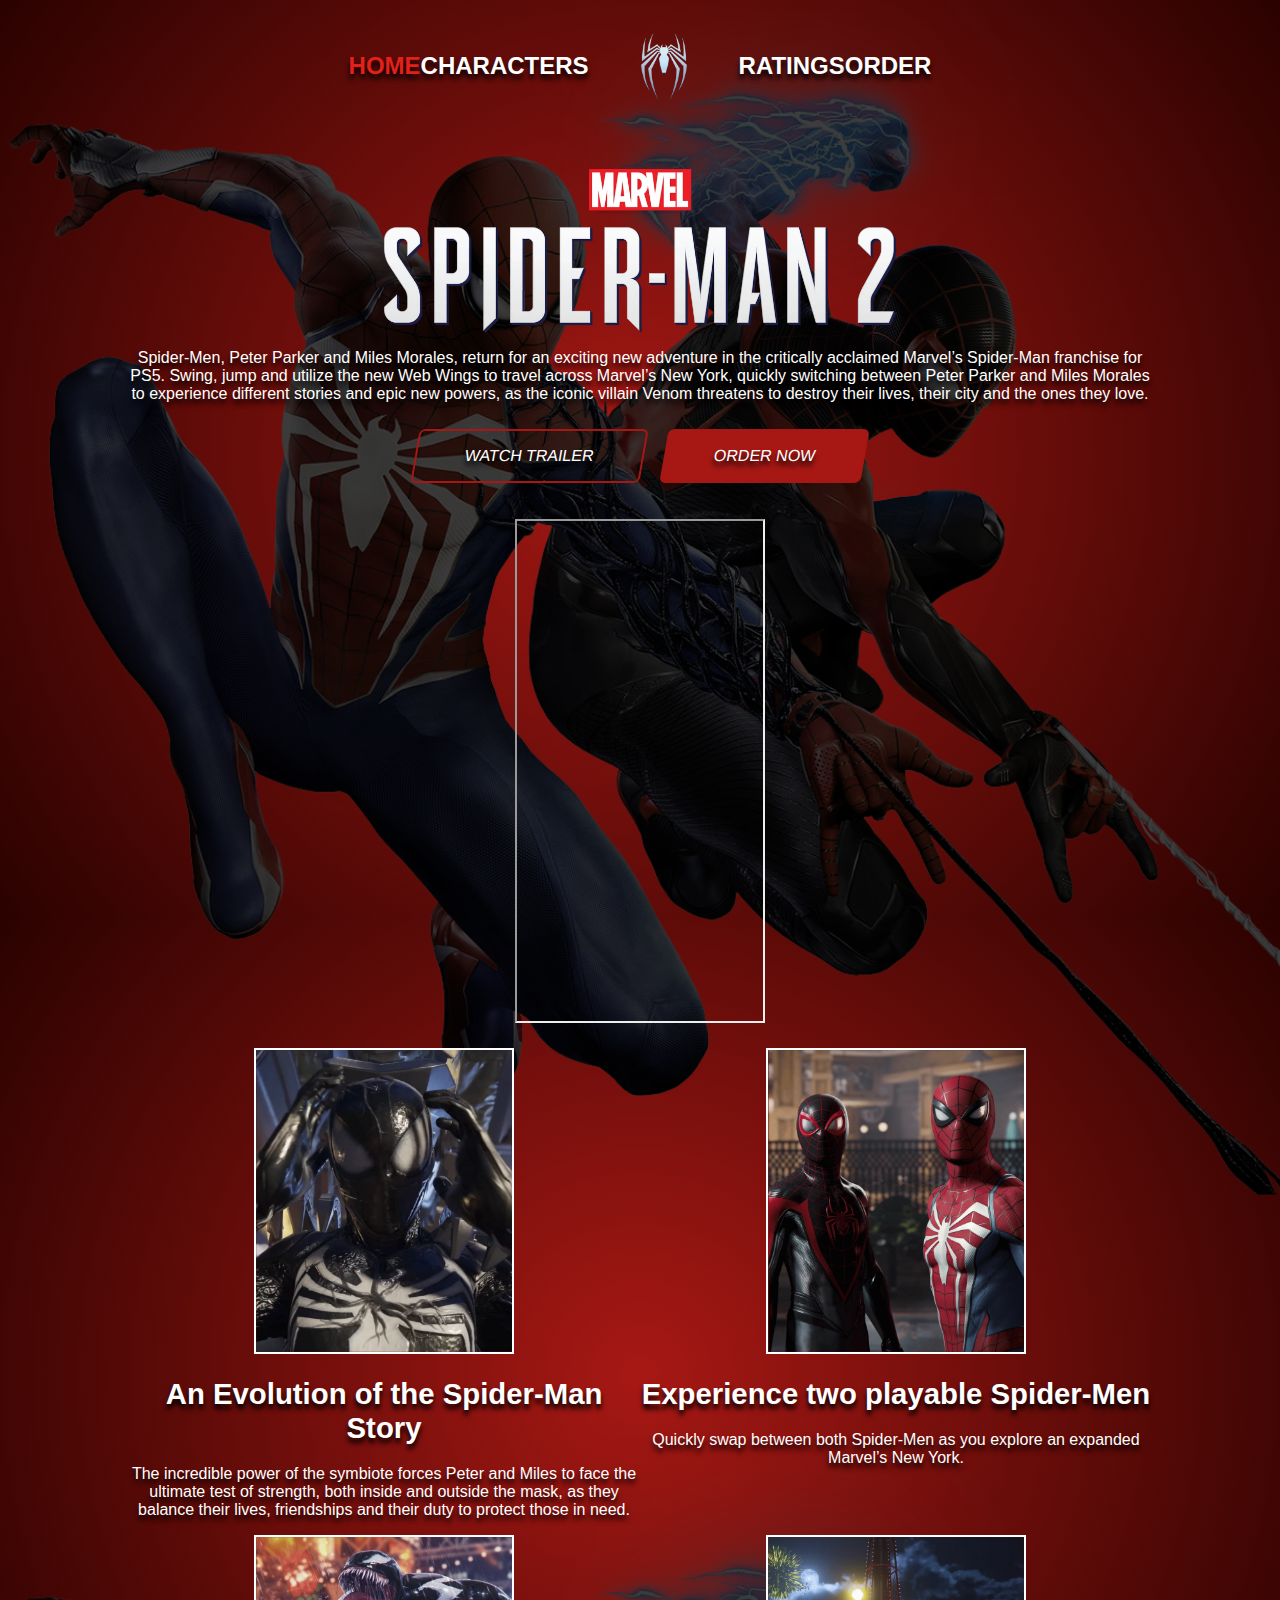
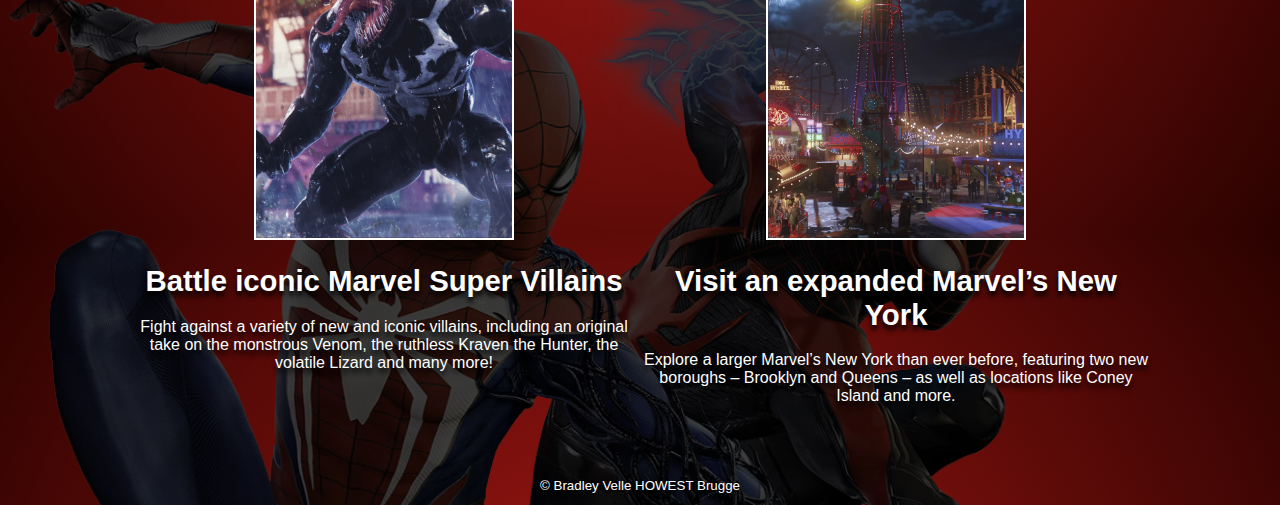
<file: index.html>
<!DOCTYPE html>
<html lang="en">

<head>
	<meta charset="UTF-8">
	<meta name="viewport" content="width=device-width, initial-scale=1.0">
	<link rel="stylesheet" href="css/mainstyle.css">
	<link rel="shortcut icon" href="images/spider.png" type="image/x-icon">
	<title>Marvel's Spider-Man 2</title>
</head>

<body>
	<header>
		<nav>
			<ul>
				<li><a class="active anims" href="#">HOME</a></li>
				<li><a class="anims" href="pages/characters.html">CHARACTERS</a></li>
				<li><img src="images/spider.png" alt="spider logo"></li>
				<li><a class="anims" href="pages/ratings.html">RATINGS</a></li>
				<li><a class="anims" href="pages/order.html">ORDER</a></li>
			</ul>
		</nav>
	</header>

	<main>
		<div class="game-info">
			<img src="images/msm2-logo.webp" alt="logo">
			<p>Spider-Men, Peter Parker and Miles Morales, return for an exciting new adventure in the critically
				acclaimed Marvel’s
				Spider-Man franchise for PS5.
				Swing, jump and utilize the new Web Wings to travel across Marvel’s New York, quickly switching between
				Peter Parker and
				Miles Morales to experience different stories and epic new powers, as the iconic villain Venom threatens
				to destroy
				their lives, their city and the ones they love.</p>
			<div>
				<a href="https://www.youtube.com/embed/9fVYKsEmuRo" class="button anims">WATCH TRAILER</a>
				<a href="pages/order.html" class="button anims" style="background-color: rgb(167, 24, 20);">ORDER
					NOW</a>
			</div>
		</div>

		<div class="trailer">
			<iframe src="https://www.youtube.com/embed/9fVYKsEmuRo?autoplay=1&mute=1" allow="autoplay">
			</iframe>
		</div>

		<div class="game-features">
			<div>
				<img src="images/game-features/1.webp" alt="game-feature 1">
				<h1>An Evolution of the Spider-Man Story</h1>
				<p>The incredible power of the symbiote forces Peter and Miles to face the ultimate test of strength,
					both
					inside and
					outside the mask, as they balance their lives, friendships and their duty to protect those in need.
				</p>
			</div>
			<div>
				<img src="images/game-features/2.webp" alt="game-feature 2">
				<h1>Experience two playable Spider-Men
				</h1>
				<p>Quickly swap between both Spider-Men as you explore an expanded Marvel’s New York.
				</p>
			</div>
			<div>
				<img src="images/game-features/3.webp" alt="game-feature 3">
				<h1>Battle iconic Marvel Super Villains
				</h1>
				<p>Fight against a variety of new and iconic villains, including an original take on the monstrous
					Venom, the ruthless
					Kraven the Hunter, the volatile Lizard and many more!
				</p>
			</div>
			<div>
				<img src="images/game-features/4.webp" alt="game-feature 4">
				<h1>Visit an expanded Marvel’s New York
				</h1>
				<p>Explore a larger Marvel’s New York than ever before, featuring two new boroughs – Brooklyn and Queens
					– as well as
					locations like Coney Island and more.
				</p>
			</div>
		</div>
	</main>

	<footer>
		<small>&copy; Bradley Velle HOWEST Brugge</small>
	</footer>
</body>

</html>
</file>
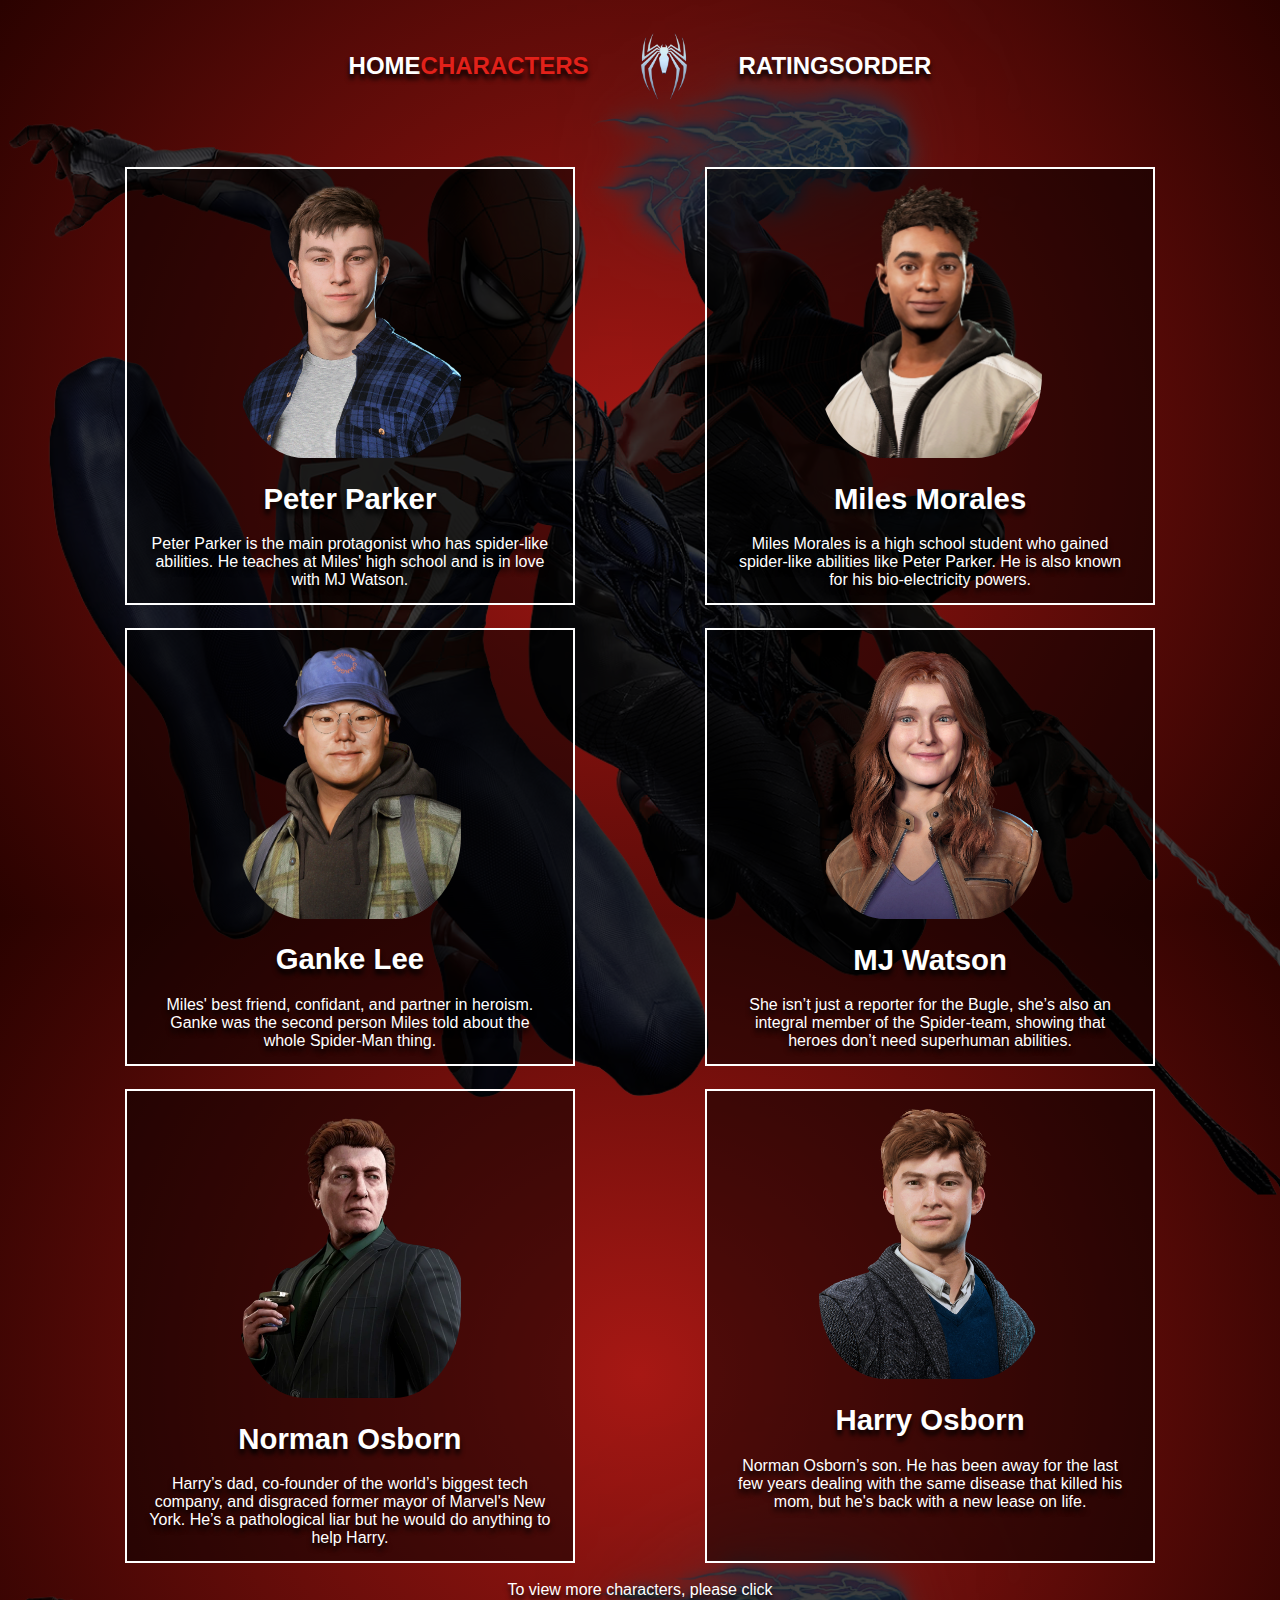
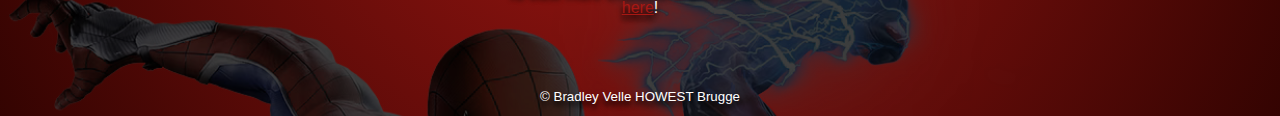
<file: pages/characters.html>
<!DOCTYPE html>
<html lang="en">

<head>
    <meta charset="UTF-8">
    <meta name="viewport" content="width=device-width, initial-scale=1.0">
    <link rel="stylesheet" href="../css/mainstyle.css">
    <link rel="stylesheet" href="../css/charactersstyle.css">
    <link rel="icon" href="../images/spider.png">
    <title>Marvel's Spider-Man 2</title>
</head>

<body>
    <header>
        <nav>
            <ul>
                <li><a class="anims" href="../index.html">HOME</a></li>
                <li><a class="active anims" href="#">CHARACTERS</a></li>
                <li><img src="../images/spider.png" alt="spider logo"></li>
                <li><a class="anims" href="../pages/ratings.html">RATINGS</a></li>
                <li><a class="anims" href="../pages/order.html">ORDER</a></li>
            </ul>
        </nav>
    </header>

    <main>
        <div class="characters">
            <div class="character">
                <img src="../images/characters/peter-parker.webp" alt="Peter Parker">
                <h1>Peter Parker</h1>
                <p>Peter Parker is the main protagonist who has spider-like abilities. He teaches at Miles' high school
                    and is in love with MJ Watson.</p>
            </div>
            <div class="character">
                <img src="../images/characters/miles-morales.webp" alt="Peter Parker">
                <h1>Miles Morales</h1>
                <p>Miles Morales is a high school student who gained spider-like abilities like Peter Parker. He is
                    also known for his bio-electricity powers.</p>
            </div>
            <div class="character">
                <img src="../images/characters/ganke-lee.webp" alt="Peter Parker">
                <h1>Ganke Lee</h1>
                <p>Miles' best friend, confidant, and partner in heroism. Ganke was the second person Miles told about
                    the whole Spider-Man thing.</p>
            </div>
            <div class="character">
                <img src="../images/characters/mj-watson.webp" alt="Peter Parker">
                <h1>MJ Watson</h1>
                <p>She isn’t just a reporter for the Bugle, she’s also an integral member of the Spider-team, showing
                    that heroes don’t need superhuman abilities.</p>
            </div>
            <div class="character">
                <img src="../images/characters/norman-osborn.webp" alt="Peter Parker">
                <h1>Norman Osborn</h1>
                <p>Harry’s dad, co-founder of the world’s biggest tech company, and disgraced former mayor of Marvel's
                    New York. He’s a pathological liar but he would do anything to help Harry.</p>
            </div>
            <div class="character">
                <img src="../images/characters/harry-osborn.webp" alt="Peter Parker">
                <h1>Harry Osborn</h1>
                <p>Norman Osborn’s son. He has been away for the last few years dealing with the same disease that
                    killed his mom, but he's back with a new lease on life.</p>
            </div>
        </div>
        <div class="more-info">
            <p>To view more characters, please click <a
                    href="https://marvels-spider-man.fandom.com/wiki/Category:Characters_in_Marvel%27s_Spider-Man_2">here</a>!
            </p>
        </div>
    </main>

    <footer>
        <small>&copy; Bradley Velle HOWEST Brugge</small>
    </footer>
</body>

</html>
</file>
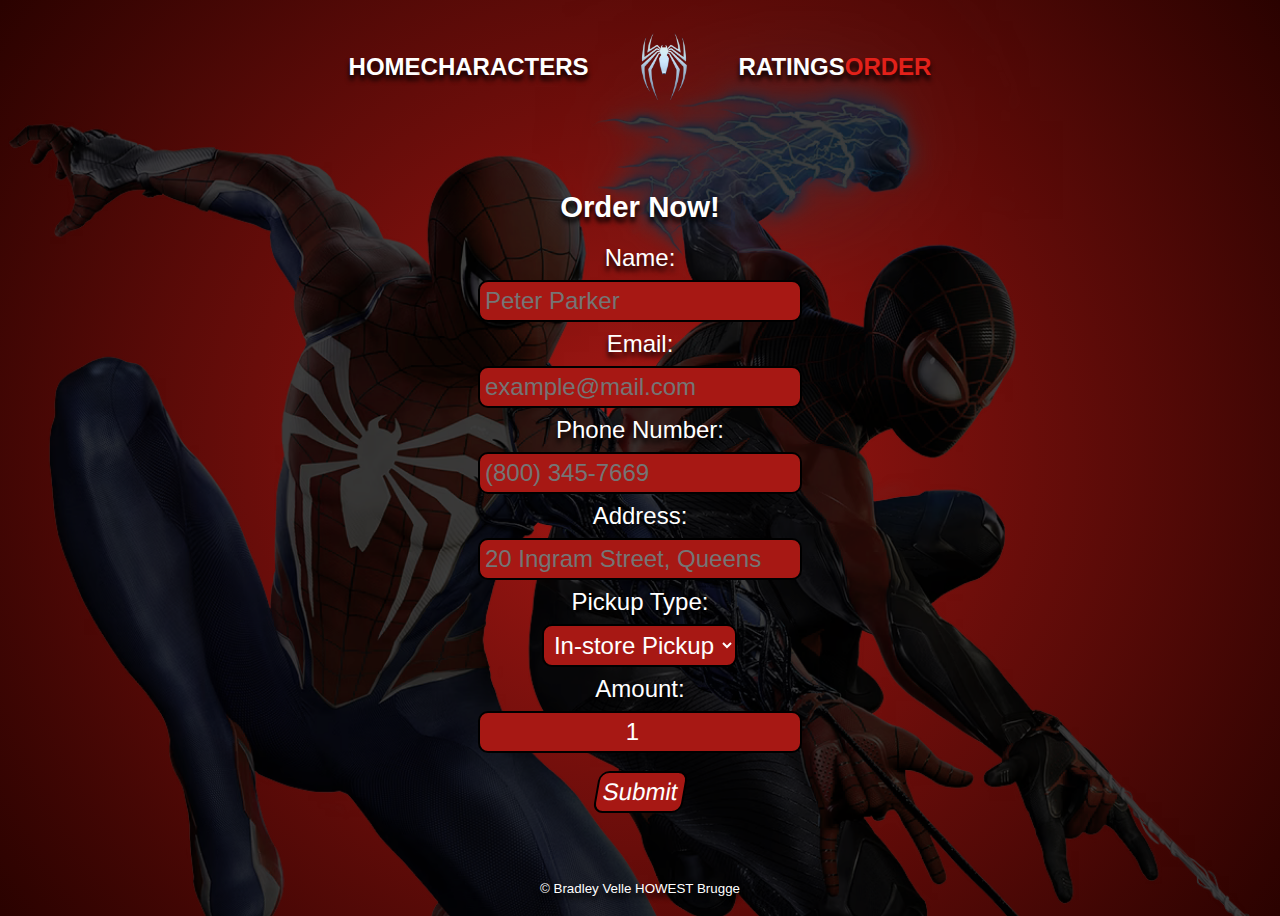
<file: pages/order.html>
<!DOCTYPE html>
<html lang="en">

<head>
    <meta charset="UTF-8">
    <meta name="viewport" content="width=device-width, initial-scale=1.0">
    <link rel="stylesheet" href="../css/mainstyle.css">
    <link rel="stylesheet" href="../css/orderstyle.css">
    <link rel="icon" href="../images/spider.png">
    <title>Marvel's Spider-Man 2</title>
</head>

<body>
    <header>
        <nav>
            <ul>
                <li><a class="anims" href="../index.html">HOME</a></li>
                <li><a class="anims" href="../pages/characters.html">CHARACTERS</a></li>
                <li>
                    <img src="../images/spider.png" alt="spider logo">
                </li>
                <li><a class="anims" href="../pages/ratings.html">RATINGS</a></li>
                <li><a class="active anims" href="#">ORDER</a></li>
            </ul>
        </nav>
    </header>

    <main>
        <h1>Order Now!</h1>
        <form class="order-form" method="post" action="https://jkorpela.fi/cgi-bin/echo.cgi"
            enctype="application/x-www-form-urlencoded" autocomplete="on" name="order">
            <label for="name">Name:</label>
            <input type="text" id="name" name="name" placeholder="Peter Parker" required>

            <label for="email">Email:</label>
            <input type="email" id="email" name="email" placeholder="example@mail.com" required>

            <label for="phone">Phone Number:</label>
            <input type="tel" id="phone" name="phone" placeholder="(800) 345-7669">

            <label for="address">Address:</label>
            <input type="text" id="address" name="address" placeholder="20 Ingram Street, Queens" required>

            <label for="pickup">Pickup Type:</label>
            <select id="pickup" name="pickup">
                <option value="instore">In-store Pickup</option>
                <option value="delivery">Delivery</option>
            </select>

            <label for="packages">Amount:</label>
            <input type="number" id="packages" name="packages" value="1" min='1' required>

            <button class="button" type="submit">Submit</button>
        </form>
    </main>

    <footer>
        <small>&copy; Bradley Velle HOWEST Brugge</small>
    </footer>
</body>

</html>
</file>
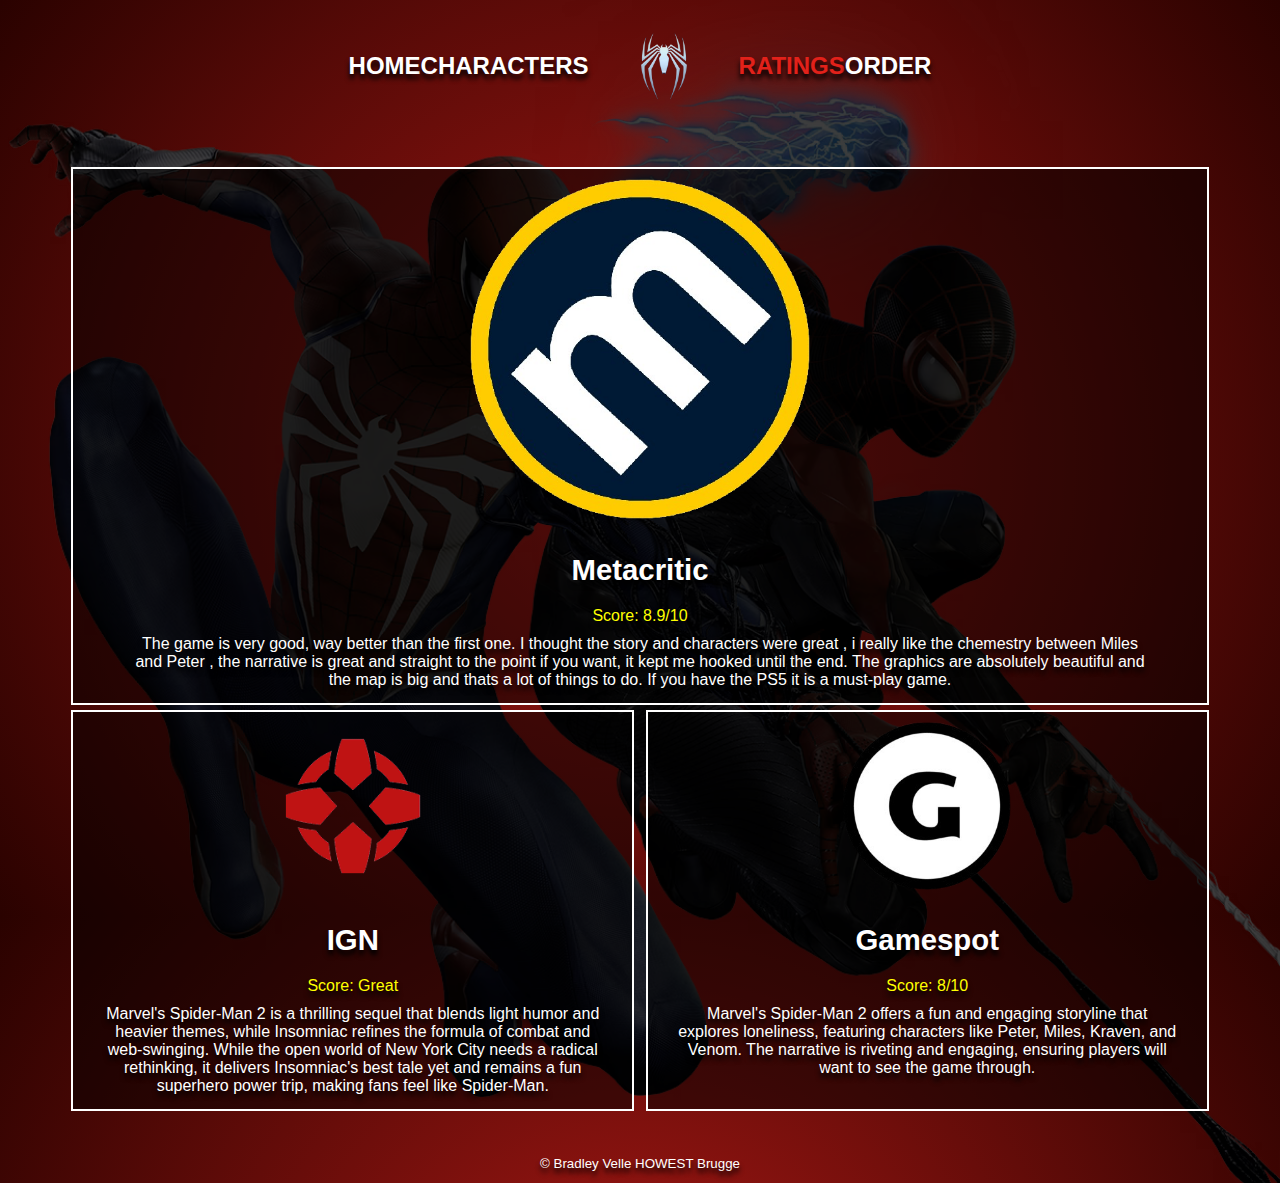
<file: pages/ratings.html>
<!DOCTYPE html>
<html lang="en">

<head>
    <meta charset="UTF-8">
    <meta name="viewport" content="width=device-width, initial-scale=1.0">
    <link rel="stylesheet" href="../css/mainstyle.css">
    <link rel="stylesheet" href="../css/ratingsstyle.css">
    <link rel="icon" href="../images/spider.png">
    <title>Marvel's Spider-Man 2</title>
</head>

<body>
    <header>
        <nav>
            <ul>
                <li><a class="anims" href="../index.html">HOME</a></li>
                <li><a class="anims" href="../pages/characters.html">CHARACTERS</a></li>
                <li>
                    <img src="../images/spider.png" alt="spider logo">
                </li>
                <li><a class="anims active" href="#">RATINGS</a></li>
                <li><a class="anims" href="../pages/order.html">ORDER</a></li>
            </ul>
        </nav>
    </header>
    <main>
        <div class="ratings">
            <div class="rating">
                <a href="https://www.metacritic.com/game/marvels-spider-man-2/"><img
                        src="../images/ratings/metacritic/logo.png" alt="metacritic logo"><br></a>
                <h1>Metacritic</h1>
                <p class="score">Score: 8.9/10</p>
                <p class="description">
                    The game is very good, way better than the first one. I
                    thought the story and characters were great , i really
                    like the chemestry between Miles and Peter , the
                    narrative is great and straight to the point if you
                    want, it kept me hooked until the end. The graphics are
                    absolutely beautiful and the map is big and thats a lot
                    of things to do. If you have the PS5 it is a must-play
                    game.
                </p>
            </div>
            <div class="rating">
                <a href="https://www.ign.com/articles/marvels-spider-man-2-review"><img
                        src="../images/ratings/ign/logo.png" alt="ign logo"><br></a>
                <h1>IGN</h1>
                <p class="score">Score: Great</p>
                <p>
                    Marvel's Spider-Man 2 is a thrilling sequel that blends
                    light humor and heavier themes, while Insomniac refines
                    the formula of combat and web-swinging. While the open
                    world of New York City needs a radical rethinking, it
                    delivers Insomniac's best tale yet and remains a fun
                    superhero power trip, making fans feel like Spider-Man.
                </p>
            </div>
            <div class="rating">
                <a href="https://www.gamespot.com/reviews/marvels-spider-man-2-review-web-warriors/1900-6418134/"><img
                        src="../images/ratings/gamespot/logo.png" alt="gamespot logo"><br></a>
                <h1>Gamespot</h1>
                <p class="score">Score: 8/10</p>
                <p class="description">
                    Marvel's Spider-Man 2 offers a fun and engaging
                    storyline that explores loneliness, featuring characters
                    like Peter, Miles, Kraven, and Venom. The narrative is
                    riveting and engaging, ensuring players will want to see
                    the game through.
                </p>
            </div>
        </div>
    </main>
    <footer>
        <small>&copy; Bradley Velle HOWEST Brugge</small>
    </footer>
</body>

</html>
</file>
<file: css/mainstyle.css>
:root {
    --red: rgb(167, 24, 20);
    --dark-red: rgb(42, 2, 0);
    --hover-red: rgb(226, 33, 26);
    --background-color: rgba(0, 0, 0, 0.5);
}

* {
    padding: 0;
    text-decoration: none;
    list-style: none;
    color: white;
    font-family: "Trebuchet MS", "Lucida Sans Unicode", "Lucida Grande",
        "Lucida Sans", Arial, sans-serif;
    place-items: center;
    justify-content: center;
    align-items: center;
    text-align: center;
    transition: 0.1s;
    text-shadow: 0 5px 5px black;
}

h1 {
    font-size: 22pt !important;
}

body {
    display: grid;
    background: url(../images/peter-miles-transparent.png),
        radial-gradient(circle, var(--red), var(--dark-red));
    background-position: center;
    background-size: cover;
    height: 100vh;
    grid-template-columns: 1500px;
    grid-template-areas:
        "header"
        "main"
        "footer";
}

header {
    grid-area: header;
    display: flex;
    width: 100%;
    nav {
        width: 100%;
        ul {
            display: flex;
            li {
                font-size: 18pt;
                font-weight: bolder;
                display: flex;
                width: 100%;
                img {
                    width: 150px;
                }
                .active {
                    color: var(--hover-red);
                }
            }
        }
    }
}

main {
    grid-area: main;
    div {
        display: grid;
        grid-template-columns: 1200px;
        img {
            width: 50%;
        }
        div {
            display: flex;
        }
        &.game-features {
            display: grid;
            grid-template-columns: 600px 600px;
            div {
                display: block;
                width: 100%;
                height: 100%;
                img {
                    border: 2px solid white;
                }
            }
        }
        .game-info a {
            width: 100%;
        }
    }
}

footer {
    grid-area: footer;
    display: flex;
    height: 3vw;
}

.button {
    color: #fff;
    margin: 10px;
    padding: 1rem 3rem;
    border-radius: 6px;
    transform: skew(-10deg);
    border: 2px solid var(--red);
}

.anims {
    &:hover {
        cursor: pointer;
        transform: scale(1.1) skew(-10deg);
    }
    &:active {
        transform: scale(0.9);
    }
}

.trailer {
    margin: 2vw 0;
    iframe {
        width: 885px;
        height: 500px;
    }
}

@media screen and (max-width: 1500px) {
    body {
        gap: 5%;
        grid-template-columns: 90%;
    }

    main {
        div {
            grid-template-columns: 90%;
            &.game-features {
                grid-template-columns: 45% 45%;
            }
        }
    }

    .trailer {
        iframe {
            width: 90%;
        }
    }
}

@media screen and (max-width: 900px) {
    header nav ul {
        :nth-child(3) {
            display: none;
        }
    }
}
@media screen and (max-width: 600px) {
    header nav ul {
        display: block;
        li {
            margin: 15px 0;
        }
    }

    .game-info div {
        flex-direction: column;
    }
}
</file>
<file: css/charactersstyle.css>
.characters {
    display: grid;
    grid-template-columns: repeat(2, 1fr);
    gap: 2%;
}

.character {
    display: block;
    border: 2px solid white;
    background-color: var(--background-color);
    height: 100%;
    width: 80%;
    img {
        margin-top: 10px;
        border-radius: 30%;
    }
    p {
        margin: 10px auto;
        width: 90%;
    }
    &:hover {
        transform: scale(1.07) rotateY("180deg");
        cursor: pointer;
        box-shadow: 0 0 20px 15px var(--red);
        background-color: rgba(167, 24, 20, 1);
        img {
            border: 2px solid white;
            box-shadow: 0 0 10px 5px black;
        }
    }
    &:active {
        transform: scale(0.97);
    }
}

.more-info {
    margin-top: 5%;
    a {
        color: var(--red) !important;
        text-decoration: underline;
        &:hover {
            color: var(--hover-red) !important;
        }
    }
}

@media screen and (max-width: 650px) {
    .characters {
        grid-template-columns: 1fr;
    }
    footer,
    .more-info {
        display: none;
    }
}
</file>
<file: css/orderstyle.css>
.order-form {
    display: flex;
    flex-direction: column;
    gap: 8px;
    label {
        font-size: 1.5em;
    }
    input,
    select,
    button {
        font-size: 1.5em;
        background-color: var(--red);
        border: 2px solid black;
        border-radius: 10px;
        padding: 5px;
        text-shadow: none;
    }
}
</file>
<file: css/ratingsstyle.css>
.ratings {
    display: grid;
    grid-template-columns: 1fr 1fr;
    grid-template-areas:
        "rating1 rating1"
        "rating2 rating3";
    gap: 1%;

    .rating {
        display: block;
        height: 100%;
        border: 2px solid white;
        background-color: var(--background-color);
        p {
            margin: 10px auto;
            width: 90%;
        }
        img {
            padding: 10px;
            width: 30%;
        }
    }

    :nth-child(1) {
        grid-area: rating1;
    }
    :nth-child(2) {
        grid-area: rating2;
    }
    :nth-child(3) {
        grid-area: rating3;
    }
    .score {
        color: yellow;
    }
}

@media screen and (max-width: 550px) {
    .ratings {
        grid-template-columns: 1fr;
        grid-template-areas:
            "rating1"
            "rating2"
            "rating3";
    }
}
</file>
